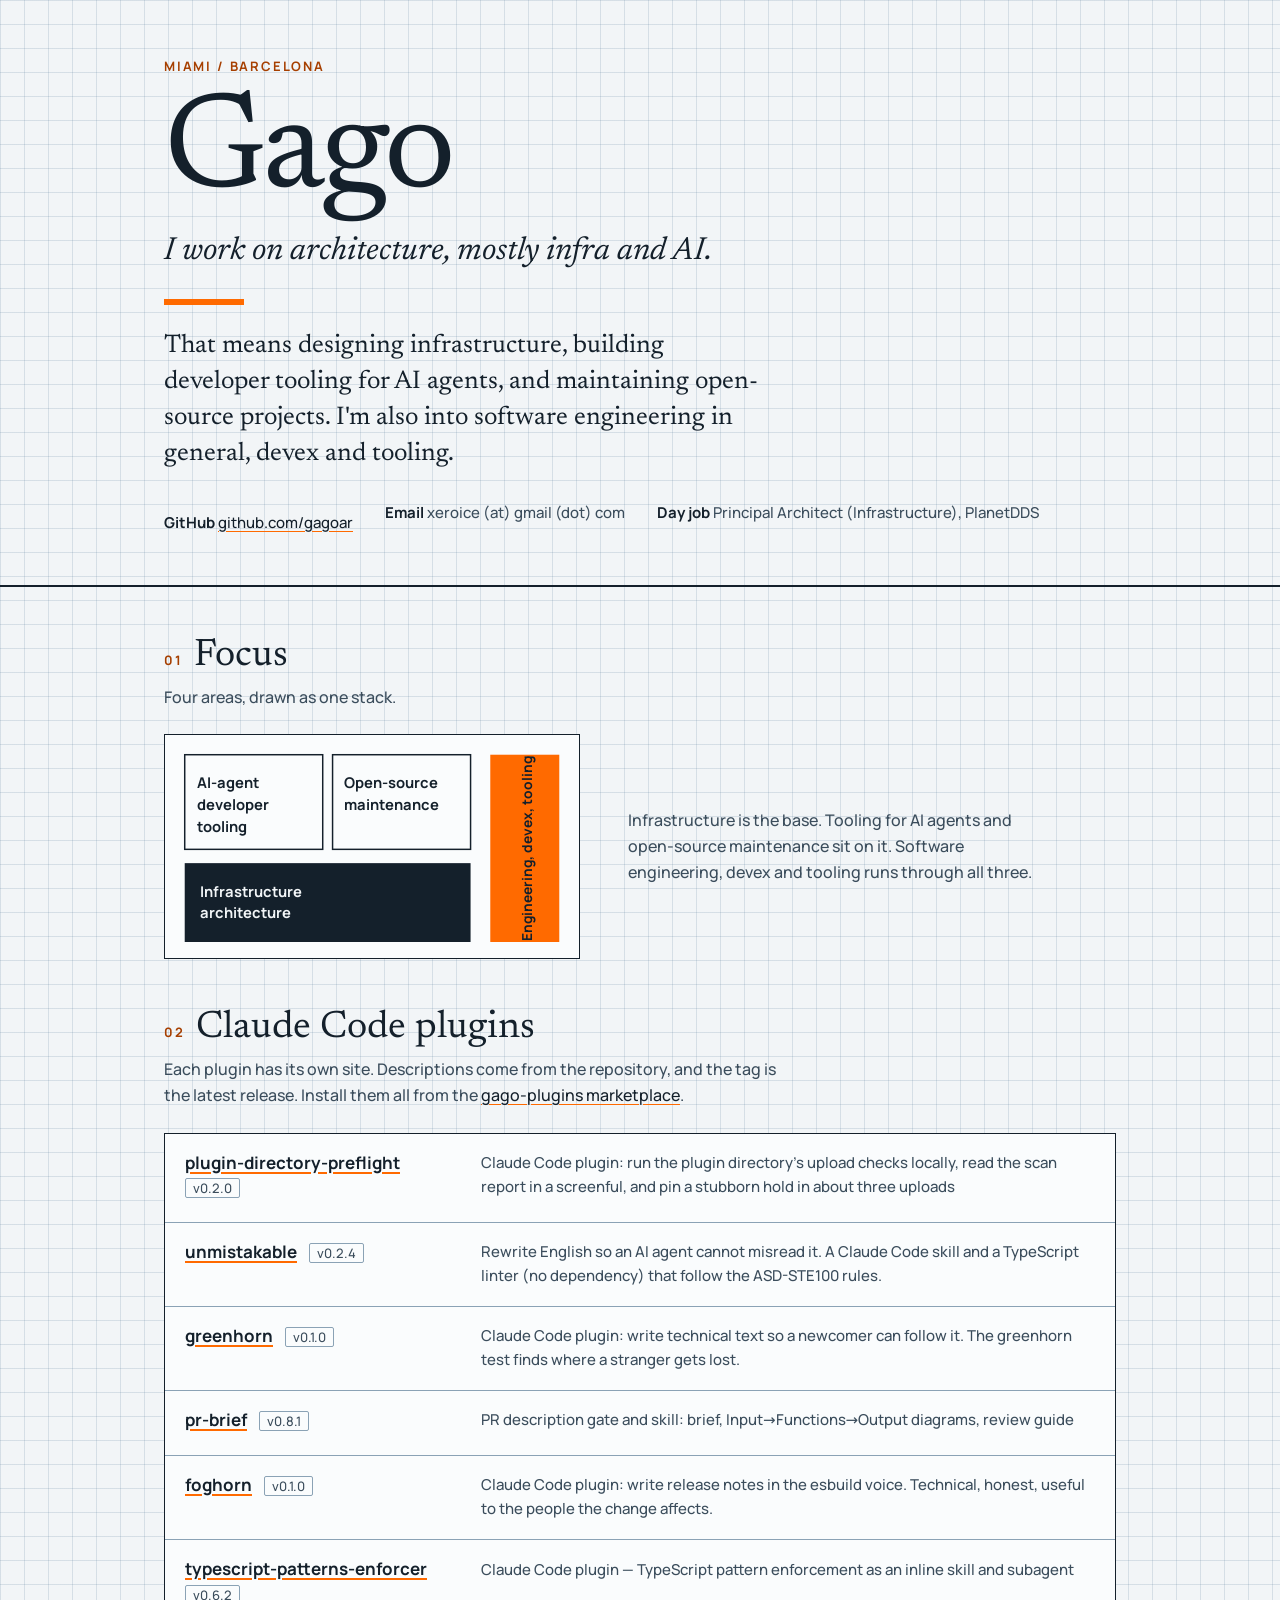
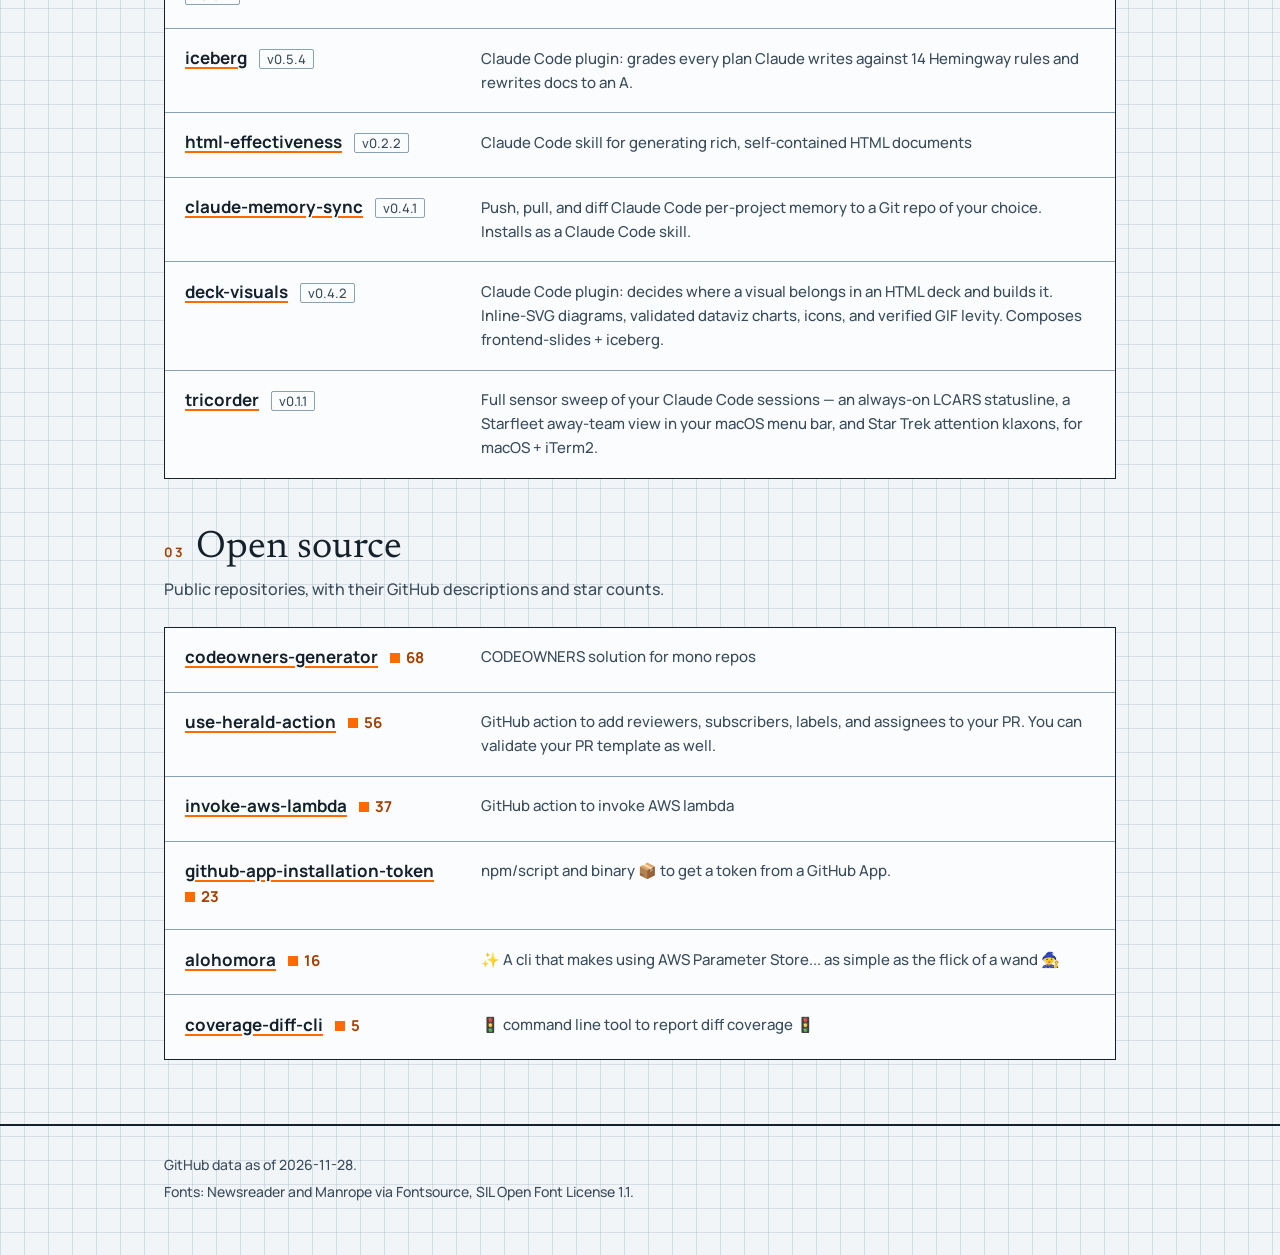
<file: index.html>
<!doctype html>
<html lang="en">
<head>
<meta charset="utf-8">
<meta name="viewport" content="width=device-width, initial-scale=1">
<title>Gago — architecture, infra and AI</title>
<meta name="description" content="Gago works on architecture, mostly infrastructure and AI: infrastructure design, developer tooling for AI agents, open-source maintenance, and software engineering in general.">
<link rel="canonical" href="https://gagoar.github.io/">
<meta property="og:type" content="website">
<meta property="og:title" content="Gago — architecture, infra and AI">
<meta property="og:description" content="Infrastructure architecture, AI-agent developer tooling, open-source maintenance, and software engineering, devex and tooling.">
<meta property="og:url" content="https://gagoar.github.io/">
<meta property="og:image" content="https://gagoar.github.io/assets/og.png">
<meta property="og:image:width" content="1200">
<meta property="og:image:height" content="630">
<meta property="og:image:alt" content="Gago: I work on architecture, mostly infra and AI. On a drafting-table grid with an orange rule.">
<meta name="twitter:card" content="summary_large_image">
<meta name="twitter:image" content="https://gagoar.github.io/assets/og.png">
<link rel="preload" href="assets/fonts/newsreader-latin-400-normal.woff2" as="font" type="font/woff2" crossorigin>
<link rel="stylesheet" href="assets/site.css">
</head>
<body>
<a class="gg-skip" href="#main">Skip to content</a>
<header class="gg-head"><div class="gg-wrap">
<p class="gg-sheetno">Miami / Barcelona</p>
<h1>Gago</h1>
<p class="gg-role">I work on architecture, mostly infra and AI.</p>
<span class="gg-rule" aria-hidden="true"></span>
<p class="gg-focus">That means designing infrastructure, building developer tooling for AI agents, and maintaining open-source projects. I'm also into software engineering in general, devex and tooling.</p>
<ul class="gg-meta">
<li><b>GitHub</b> <a href="https://github.com/gagoar">github.com/gagoar</a></li>
<li><b>Email</b> xeroice (at) gmail (dot) com</li>
<li><b>Day job</b> Principal Architect (Infrastructure), PlanetDDS</li>
</ul>
</div></header>
<main id="main"><div class="gg-wrap">
<section aria-labelledby="focus">
<h2 id="focus"><span class="gg-n">01</span>Focus</h2>
<p class="gg-lede">Four areas, drawn as one stack.</p>
<figure class="gg-diagram">
<svg viewBox="0 110 420 226" role="img" aria-labelledby="gg-dt">
<title id="gg-dt">Stack diagram. Infrastructure architecture is the base layer. AI-agent developer tooling and open-source maintenance sit above it. Software engineering, devex and tooling runs vertically through all of them.</title>
<g font-family="Manrope,system-ui,sans-serif" font-size="15" font-weight="700" fill="#14202b">
<rect x="20" y="240" width="290" height="80" fill="#14202b"/>
<text x="36" y="274" fill="#f2f5f7">Infrastructure</text>
<text x="36" y="296" fill="#f2f5f7">architecture</text>
<rect x="20" y="130" width="140" height="96" fill="#fafcfd" stroke="#14202b" stroke-width="1.5"/>
<text x="32" y="164">AI-agent</text><text x="32" y="186">developer</text><text x="32" y="208">tooling</text>
<rect x="170" y="130" width="140" height="96" fill="#fafcfd" stroke="#14202b" stroke-width="1.5"/>
<text x="182" y="164">Open-source</text><text x="182" y="186">maintenance</text>
<rect x="330" y="130" width="70" height="190" fill="#ff6a00"/>
<text transform="translate(372 225) rotate(-90)" text-anchor="middle" font-size="14">Engineering, devex, tooling</text>
</g>
</svg>
<figcaption>Infrastructure is the base. Tooling for AI agents and open-source maintenance sit on it. Software engineering, devex and tooling runs through all three.</figcaption>
</figure>
</section>
<section aria-labelledby="plugins">
<h2 id="plugins"><span class="gg-n">02</span>Claude Code plugins</h2>
<p class="gg-lede">Each plugin has its own site. Descriptions come from the repository, and the tag is the latest release. Install them all from the <a href="https://gagoar.github.io/gago-plugins/">gago-plugins marketplace</a>.</p>
<ul class="gg-list">
<!-- plugins:start -->
<li class="gg-item"><h3><a href="https://gagoar.github.io/plugin-directory-preflight/">plugin-directory-preflight</a><span class="gg-tag">v0.2.0</span></h3><p>Claude Code plugin: run the plugin directory&#x27;s upload checks locally, read the scan report in a screenful, and pin a stubborn hold in about three uploads</p></li>
<li class="gg-item"><h3><a href="https://gagoar.github.io/unmistakable/">unmistakable</a><span class="gg-tag">v0.2.4</span></h3><p>Rewrite English so an AI agent cannot misread it. A Claude Code skill and a TypeScript linter (no dependency) that follow the ASD-STE100 rules.</p></li>
<li class="gg-item"><h3><a href="https://gagoar.github.io/greenhorn/">greenhorn</a><span class="gg-tag">v0.1.0</span></h3><p>Claude Code plugin: write technical text so a newcomer can follow it. The greenhorn test finds where a stranger gets lost.</p></li>
<li class="gg-item"><h3><a href="https://gagoar.github.io/pr-brief/">pr-brief</a><span class="gg-tag">v0.8.1</span></h3><p>PR description gate and skill: brief, Input→Functions→Output diagrams, review guide</p></li>
<li class="gg-item"><h3><a href="https://gagoar.github.io/foghorn/">foghorn</a><span class="gg-tag">v0.1.0</span></h3><p>Claude Code plugin: write release notes in the esbuild voice. Technical, honest, useful to the people the change affects.</p></li>
<li class="gg-item"><h3><a href="https://gagoar.github.io/typescript-patterns-enforcer/">typescript-patterns-enforcer</a><span class="gg-tag">v0.6.2</span></h3><p>Claude Code plugin — TypeScript pattern enforcement as an inline skill and subagent</p></li>
<li class="gg-item"><h3><a href="https://gagoar.github.io/iceberg/">iceberg</a><span class="gg-tag">v0.5.4</span></h3><p>Claude Code plugin: grades every plan Claude writes against 14 Hemingway rules and rewrites docs to an A.</p></li>
<li class="gg-item"><h3><a href="https://gagoar.github.io/html-effectiveness/">html-effectiveness</a><span class="gg-tag">v0.2.2</span></h3><p>Claude Code skill for generating rich, self-contained HTML documents</p></li>
<li class="gg-item"><h3><a href="https://gagoar.github.io/claude-memory-sync/">claude-memory-sync</a><span class="gg-tag">v0.4.1</span></h3><p>Push, pull, and diff Claude Code per-project memory to a Git repo of your choice. Installs as a Claude Code skill.</p></li>
<li class="gg-item"><h3><a href="https://gagoar.github.io/deck-visuals/">deck-visuals</a><span class="gg-tag">v0.4.2</span></h3><p>Claude Code plugin: decides where a visual belongs in an HTML deck and builds it. Inline-SVG diagrams, validated dataviz charts, icons, and verified GIF levity. Composes frontend-slides + iceberg.</p></li>
<li class="gg-item"><h3><a href="https://gagoar.github.io/tricorder/">tricorder</a><span class="gg-tag">v0.1.1</span></h3><p>Full sensor sweep of your Claude Code sessions — an always-on LCARS statusline, a Starfleet away-team view in your macOS menu bar, and Star Trek attention klaxons, for macOS + iTerm2.</p></li>
<!-- plugins:end -->
</ul>
</section>
<section aria-labelledby="oss">
<h2 id="oss"><span class="gg-n">03</span>Open source</h2>
<p class="gg-lede">Public repositories, with their GitHub descriptions and star counts.</p>
<ul class="gg-list">
<!-- oss:start -->
<li class="gg-item"><h3><a href="https://gagoar.github.io/codeowners-generator/">codeowners-generator</a><span class="gg-stars">68<span class="gg-sr"> stars</span></span></h3><p>CODEOWNERS solution for mono repos</p></li>
<li class="gg-item"><h3><a href="https://gagoar.github.io/use-herald-action/">use-herald-action</a><span class="gg-stars">56<span class="gg-sr"> stars</span></span></h3><p>GitHub action to add reviewers, subscribers, labels, and assignees to your PR.  You can validate your PR template as well. </p></li>
<li class="gg-item"><h3><a href="https://github.com/gagoar/invoke-aws-lambda">invoke-aws-lambda</a><span class="gg-stars">37<span class="gg-sr"> stars</span></span></h3><p>GitHub action to invoke AWS lambda</p></li>
<li class="gg-item"><h3><a href="https://github.com/gagoar/github-app-installation-token">github-app-installation-token</a><span class="gg-stars">23<span class="gg-sr"> stars</span></span></h3><p>npm/script and binary 📦  to get a token from a GitHub App.</p></li>
<li class="gg-item"><h3><a href="https://github.com/gagoar/alohomora">alohomora</a><span class="gg-stars">16<span class="gg-sr"> stars</span></span></h3><p>✨ A cli that makes using AWS Parameter Store... as simple as the flick of a wand 🧙</p></li>
<li class="gg-item"><h3><a href="https://github.com/gagoar/coverage-diff-cli">coverage-diff-cli</a><span class="gg-stars">5<span class="gg-sr"> stars</span></span></h3><p>🚦 command line tool to report diff coverage 🚦</p></li>
<!-- oss:end -->
</ul>
</section>
</div></main>
<footer class="gg-foot"><div class="gg-wrap">
<p>GitHub data as of <!-- asof:start -->2026-11-28<!-- asof:end -->.</p>
<p>Fonts: Newsreader and Manrope via Fontsource, SIL Open Font License 1.1.</p>
</div></footer>
</body>
</html>
</file>
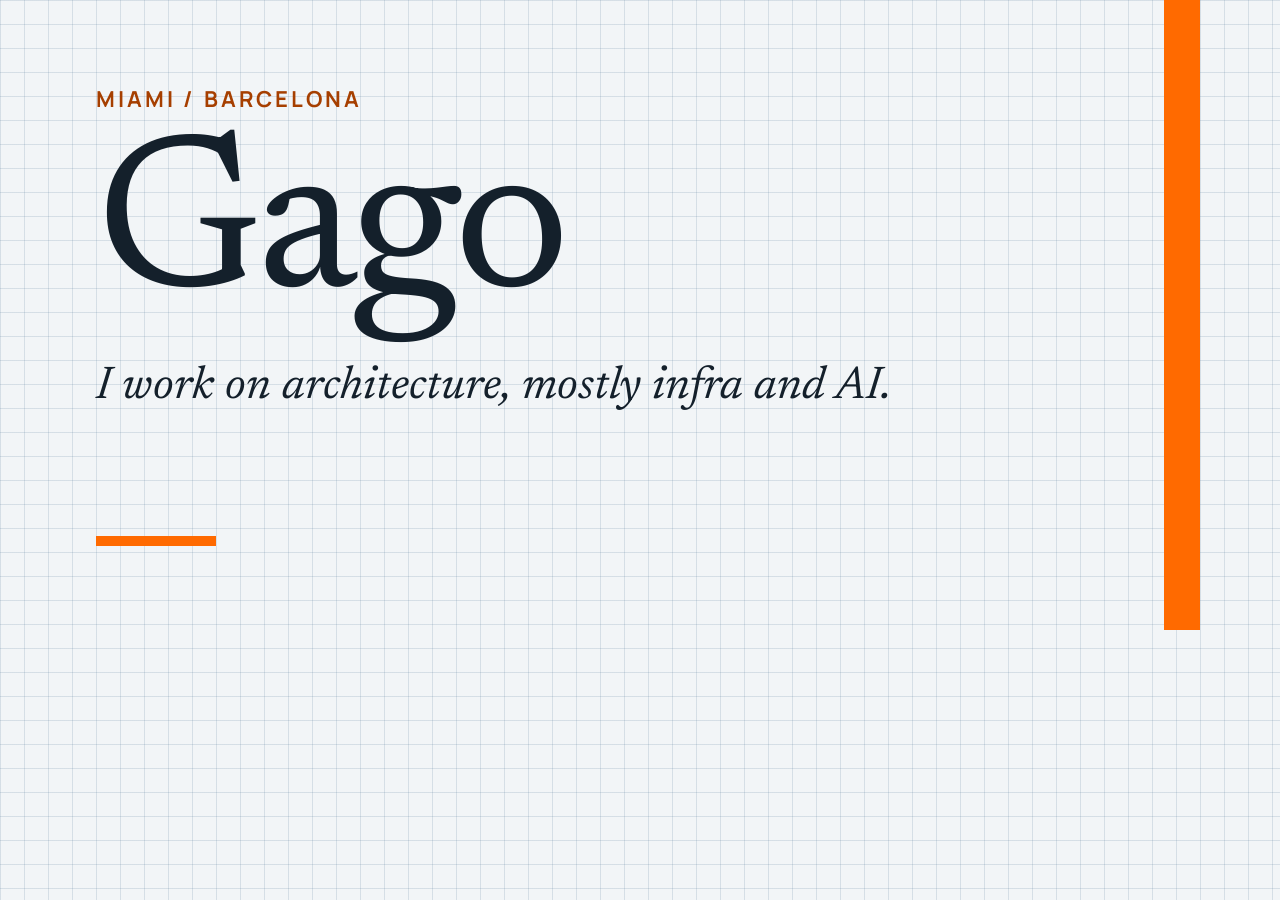
<file: assets/og.html>
<!doctype html><html lang="en"><head><meta charset="utf-8"><title>og</title><style>
@font-face{font-family:"Newsreader";font-weight:400;src:url(fonts/newsreader-latin-400-normal.woff2) format("woff2")}
@font-face{font-family:"Newsreader";font-style:italic;font-weight:400;src:url(fonts/newsreader-latin-400-italic.woff2) format("woff2")}
@font-face{font-family:"Manrope";font-weight:700;src:url(fonts/manrope-latin-700-normal.woff2) format("woff2")}
html,body{margin:0}
body{width:1200px;height:630px;box-sizing:border-box;padding:84px 96px;background-color:#f2f5f7;color:#14202b;
background-image:linear-gradient(rgba(112,144,168,.22) 1px,transparent 1px),linear-gradient(90deg,rgba(112,144,168,.22) 1px,transparent 1px);background-size:24px 24px;position:relative;overflow:hidden}
.k{font:700 22px Manrope,sans-serif;letter-spacing:.14em;text-transform:uppercase;color:#a63f00;margin:0 0 20px}
h1{font:400 220px/0.9 Newsreader,serif;margin:0;letter-spacing:-.02em}
.r{font:italic 400 46px/1.2 Newsreader,serif;margin:28px 0 0}
.bar{position:absolute;left:96px;bottom:84px;width:120px;height:10px;background:#ff6a00}
.bar2{position:absolute;right:0;top:0;bottom:0;width:36px;background:#ff6a00}
</style></head><body><p class="k">Miami / Barcelona</p><h1>Gago</h1><p class="r">I work on architecture, mostly infra and AI.</p><div class="bar"></div><div class="bar2"></div></body></html>
</file>
<file: assets/site.css>
@font-face{font-family:"Newsreader";font-style:normal;font-weight:400;font-display:swap;src:url(fonts/newsreader-latin-400-normal.woff2) format("woff2")}
@font-face{font-family:"Newsreader";font-style:italic;font-weight:400;font-display:swap;src:url(fonts/newsreader-latin-400-italic.woff2) format("woff2")}
@font-face{font-family:"Manrope";font-style:normal;font-weight:500;font-display:swap;src:url(fonts/manrope-latin-500-normal.woff2) format("woff2")}
@font-face{font-family:"Manrope";font-style:normal;font-weight:700;font-display:swap;src:url(fonts/manrope-latin-700-normal.woff2) format("woff2")}

:root{
  --gg-paper:#f2f5f7;
  --gg-sheet:#fafcfd;
  --gg-ink:#14202b;
  --gg-ink-2:#3b4d5c;
  --gg-steel:#8aa2b5;
  --gg-grid:rgba(112,144,168,.22);
  --gg-orange:#ff6a00;
  --gg-orange-ink:#a63f00;
  --gg-display:"Newsreader",Georgia,"Times New Roman",serif;
  --gg-ui:"Manrope",system-ui,-apple-system,"Segoe UI",sans-serif;
}
*{box-sizing:border-box}
html{-webkit-text-size-adjust:100%}
body{
  margin:0;color:var(--gg-ink);font:500 1rem/1.6 var(--gg-ui);
  background-color:var(--gg-paper);
  background-image:
    linear-gradient(var(--gg-grid) 1px,transparent 1px),
    linear-gradient(90deg,var(--gg-grid) 1px,transparent 1px);
  background-size:24px 24px;
}
a{color:var(--gg-ink);text-decoration-thickness:1px;text-underline-offset:3px;text-decoration-color:var(--gg-orange)}
a:hover{color:var(--gg-orange-ink)}
:focus-visible{outline:3px solid var(--gg-ink);outline-offset:3px;box-shadow:0 0 0 6px var(--gg-orange)}
.gg-skip{position:absolute;left:-999px;top:0;background:var(--gg-ink);color:var(--gg-paper);padding:.6rem 1rem;z-index:9}
.gg-skip:focus{left:0}

.gg-wrap{max-width:62rem;margin:0 auto;padding:0 1.25rem}
.gg-head{padding:3.5rem 0 2.5rem;border-bottom:2px solid var(--gg-ink)}
.gg-sheetno{font-size:.8125rem;letter-spacing:.14em;text-transform:uppercase;font-weight:700;color:var(--gg-orange-ink);margin:0 0 1rem}
h1{font:400 clamp(4rem,14vw,8.5rem)/.9 var(--gg-display);margin:0;letter-spacing:-.02em}
.gg-role{font:italic 400 clamp(1.35rem,3.6vw,2rem)/1.25 var(--gg-display);margin:1rem 0 0;color:var(--gg-ink)}
.gg-rule{display:block;width:5rem;height:6px;background:var(--gg-orange);margin:1.75rem 0 1.5rem}
.gg-focus{font:400 clamp(1.2rem,2.6vw,1.6rem)/1.4 var(--gg-display);max-width:38rem;margin:0}
.gg-meta{display:flex;flex-wrap:wrap;gap:.4rem 2rem;margin:1.75rem 0 0;padding:0;list-style:none;font-size:.9375rem;color:var(--gg-ink-2)}
.gg-meta b{color:var(--gg-ink)}
.gg-meta a{display:inline-flex;align-items:center;min-height:44px}

section{padding:3rem 0 0}
h2{font:400 clamp(1.75rem,4vw,2.4rem)/1.1 var(--gg-display);margin:0 0 .5rem;display:flex;align-items:baseline;gap:.75rem}
h2 .gg-n{font:700 .8125rem var(--gg-ui);letter-spacing:.12em;color:var(--gg-orange-ink)}
.gg-lede{margin:0 0 1.5rem;color:var(--gg-ink-2);max-width:40rem}

.gg-diagram{margin:0;display:grid;gap:1.5rem 3rem;grid-template-columns:1fr;align-items:center}
.gg-diagram svg{width:100%;max-width:26rem;height:auto;background:var(--gg-sheet);border:1.5px solid var(--gg-ink)}
.gg-diagram figcaption{color:var(--gg-ink-2);max-width:26rem}
@media(min-width:760px){.gg-diagram{grid-template-columns:26rem 1fr}}

.gg-list{list-style:none;margin:0;padding:0;display:grid;gap:0;border:1.5px solid var(--gg-ink);background:var(--gg-sheet)}
.gg-item{padding:1.1rem 1.25rem;border-top:1px solid var(--gg-steel);display:grid;gap:.35rem 1.5rem;grid-template-columns:1fr}
.gg-item:first-child{border-top:0}
.gg-item h3{font:700 1.0625rem/1.3 var(--gg-ui);margin:0;display:flex;flex-wrap:wrap;gap:.25rem .75rem;align-items:baseline}
.gg-item h3 a{text-decoration-thickness:2px;display:inline-flex;align-items:center;min-height:44px;margin-block:-.65rem}
.gg-tag{font:500 .8125rem var(--gg-ui);color:var(--gg-ink-2);border:1px solid var(--gg-steel);padding:0 .45rem;border-radius:2px;white-space:nowrap}
.gg-item p{margin:0;color:var(--gg-ink-2);font-size:.9375rem;overflow-wrap:anywhere}
.gg-stars{font-weight:700;color:var(--gg-orange-ink);font-size:.9375rem;white-space:nowrap}
.gg-stars::before{content:"";display:inline-block;width:.6rem;height:.6rem;background:var(--gg-orange);margin-right:.4rem}
@media(min-width:760px){.gg-item{grid-template-columns:17rem 1fr}.gg-item h3{grid-column:1}.gg-item p{grid-column:2;grid-row:1 / span 2}}

.gg-foot{margin-top:4rem;padding:1.5rem 0 3rem;border-top:2px solid var(--gg-ink);font-size:.875rem;color:var(--gg-ink-2)}
.gg-foot p{margin:.25rem 0}
.gg-foot a{color:var(--gg-ink)}
@media(prefers-reduced-motion:reduce){*{animation:none!important;transition:none!important;scroll-behavior:auto!important}}
.gg-sr{position:absolute;width:1px;height:1px;overflow:hidden;clip:rect(0 0 0 0);white-space:nowrap}
</file>
